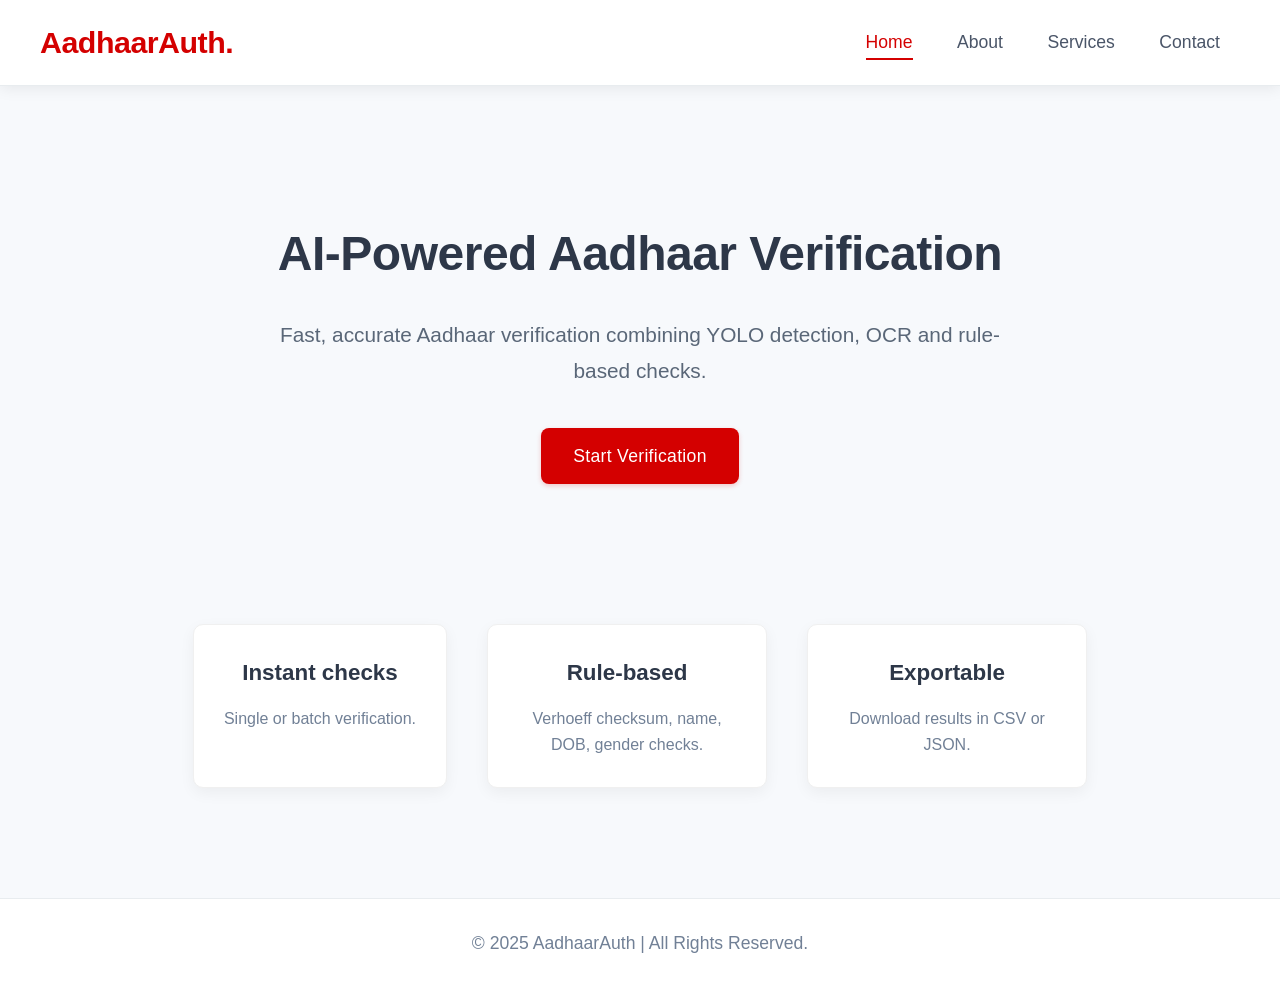
<file: frontend/index.html>
<!DOCTYPE html>
<html lang="en">

<head>
    <meta charset="UTF-8" />
    <meta name="viewport" content="width=device-width, initial-scale=1.0" />
    <title>AadhaarAuth - Home</title>
    <link rel="stylesheet" href="css/style.css" />
</head>

<body>
    <header>
        <h1 class="logo">AadhaarAuth.</h1>
        <nav>
            <a href="index.html" class="active">Home</a>
            <a href="about.html">About</a>
            <a href="services.html">Services</a>
            <a href="contact.html">Contact</a>
        </nav>
    </header>

    <main class="main-content">
        <section class="hero">
            <h2>AI-Powered Aadhaar Verification</h2>
            <p>Fast, accurate Aadhaar verification combining YOLO detection, OCR and rule-based checks.</p>
            <a href="services.html" class="btn">Start Verification</a>

        </section>

        <section class="features">
            <div>
                <h3>Instant checks</h3>
                <p>Single or batch verification.</p>
            </div>
            <div>
                <h3>Rule-based</h3>
                <p>Verhoeff checksum, name, DOB, gender checks.</p>
            </div>
            <div>
                <h3>Exportable</h3>
                <p>Download results in CSV or JSON.</p>
            </div>
        </section>
    </main>

    <footer>
        <p>© 2025 AadhaarAuth | All Rights Reserved.</p>
    </footer>

</body>

</html>
</file>
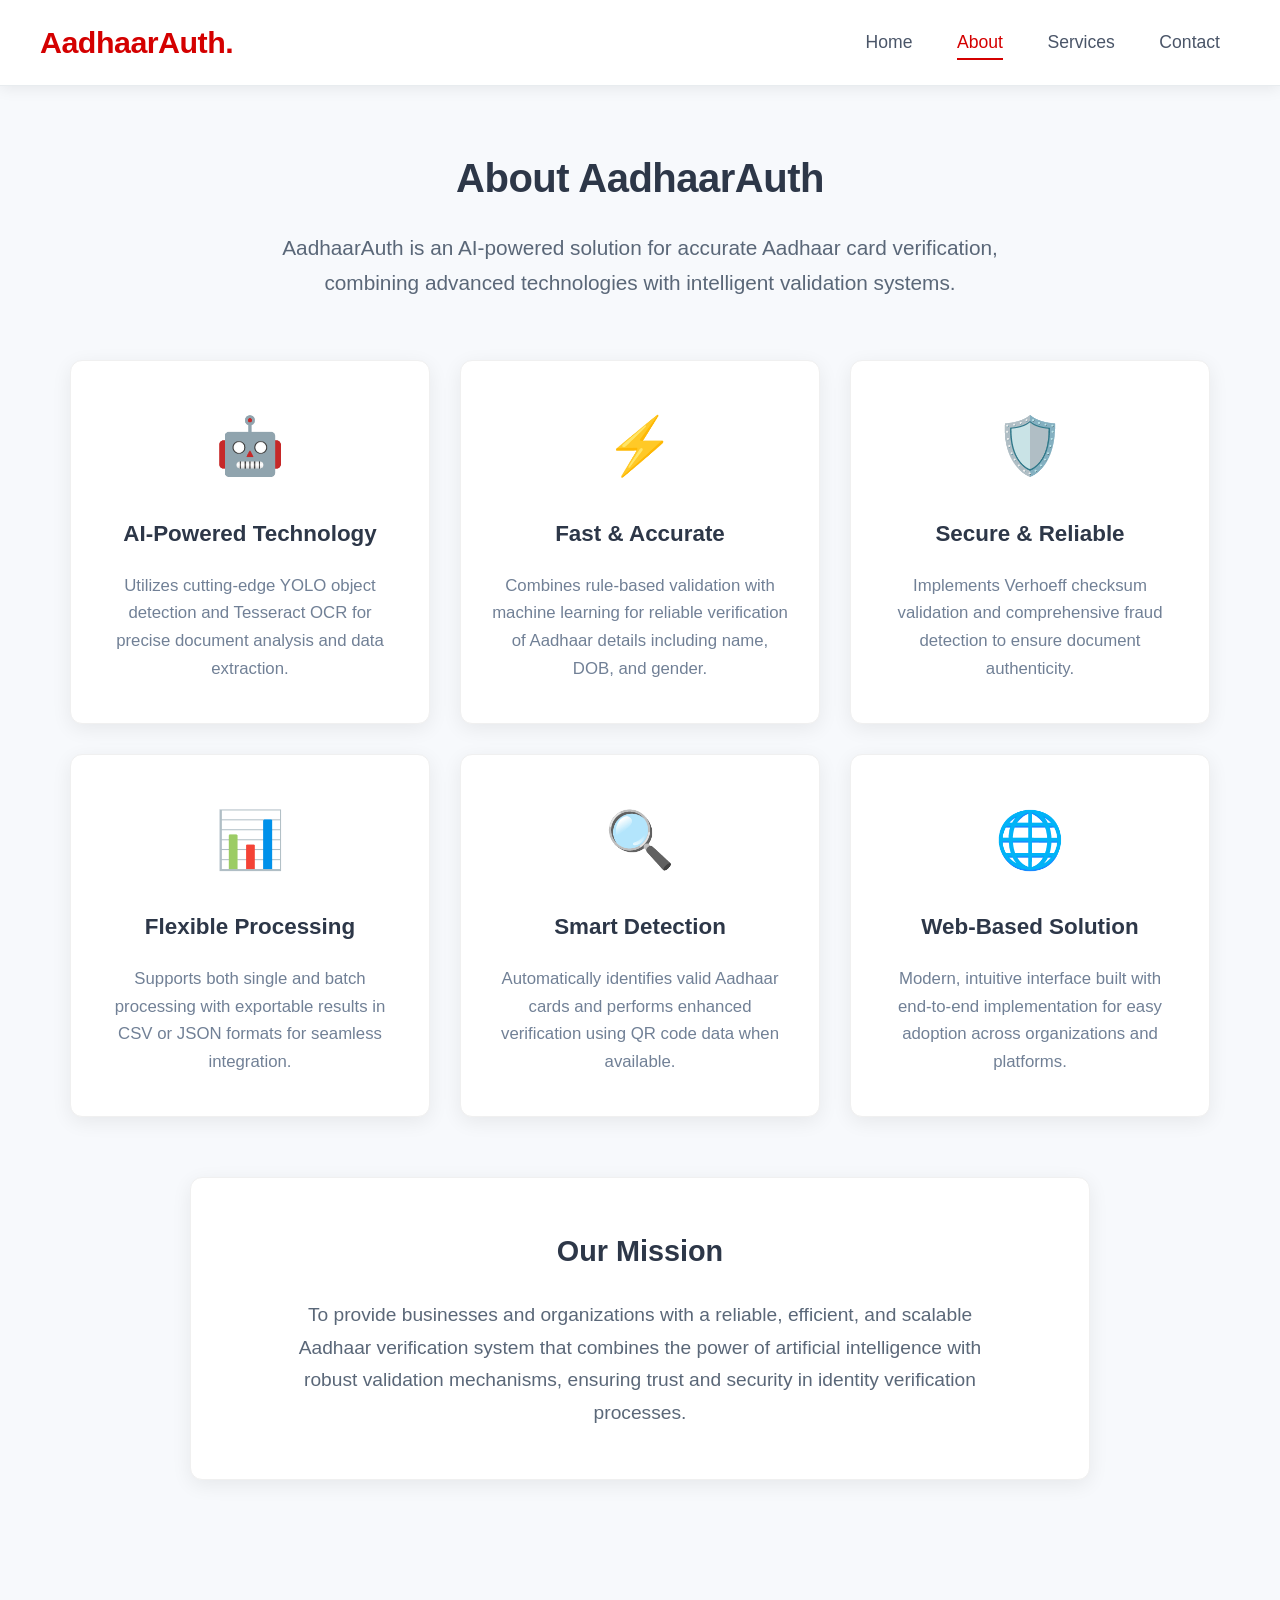
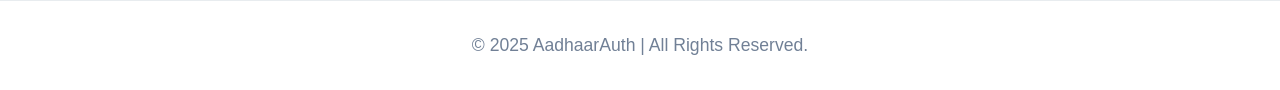
<file: frontend/about.html>
<!DOCTYPE html>
<html lang="en">

<head>
    <meta charset="UTF-8" />
    <meta name="viewport" content="width=device-width, initial-scale=1.0" />
    <title>About - AadhaarAuth</title>
    <link rel="stylesheet" href="css/style.css" />
</head>

<body>
    <header>
        <h1 class="logo">AadhaarAuth.</h1>
        <nav>
            <a href="index.html">Home</a>
            <a href="about.html" class="active">About</a>
            <a href="services.html">Services</a>
            <a href="contact.html">Contact</a>
        </nav>
    </header>

    <section class="about">
        <h2>About AadhaarAuth</h2>
        <p class="about-intro">
            AadhaarAuth is an AI-powered solution for accurate Aadhaar card verification,
            combining advanced technologies with intelligent validation systems.
        </p>

        <div class="about-cards">
            <div class="about-card">
                <div class="card-icon">🤖</div>
                <h3>AI-Powered Technology</h3>
                <p>Utilizes cutting-edge YOLO object detection and Tesseract OCR for precise document analysis and data
                    extraction.</p>
            </div>

            <div class="about-card">
                <div class="card-icon">⚡</div>
                <h3>Fast & Accurate</h3>
                <p>Combines rule-based validation with machine learning for reliable verification of Aadhaar details
                    including name, DOB, and gender.</p>
            </div>

            <div class="about-card">
                <div class="card-icon">🛡️</div>
                <h3>Secure & Reliable</h3>
                <p>Implements Verhoeff checksum validation and comprehensive fraud detection to ensure document
                    authenticity.</p>
            </div>

            <div class="about-card">
                <div class="card-icon">📊</div>
                <h3>Flexible Processing</h3>
                <p>Supports both single and batch processing with exportable results in CSV or JSON formats for seamless
                    integration.</p>
            </div>

            <div class="about-card">
                <div class="card-icon">🔍</div>
                <h3>Smart Detection</h3>
                <p>Automatically identifies valid Aadhaar cards and performs enhanced verification using QR code data
                    when available.</p>
            </div>

            <div class="about-card">
                <div class="card-icon">🌐</div>
                <h3>Web-Based Solution</h3>
                <p>Modern, intuitive interface built with end-to-end implementation for easy adoption across
                    organizations and platforms.</p>
            </div>
        </div>

        <div class="about-mission">
            <h3>Our Mission</h3>
            <p>
                To provide businesses and organizations with a reliable, efficient, and scalable Aadhaar verification
                system that combines the power of artificial intelligence with robust validation mechanisms, ensuring
                trust and security in identity verification processes.
            </p>
        </div>
    </section>

    <footer>
        <p>© 2025 AadhaarAuth | All Rights Reserved.</p>
    </footer>
</body>

</html>
</file>
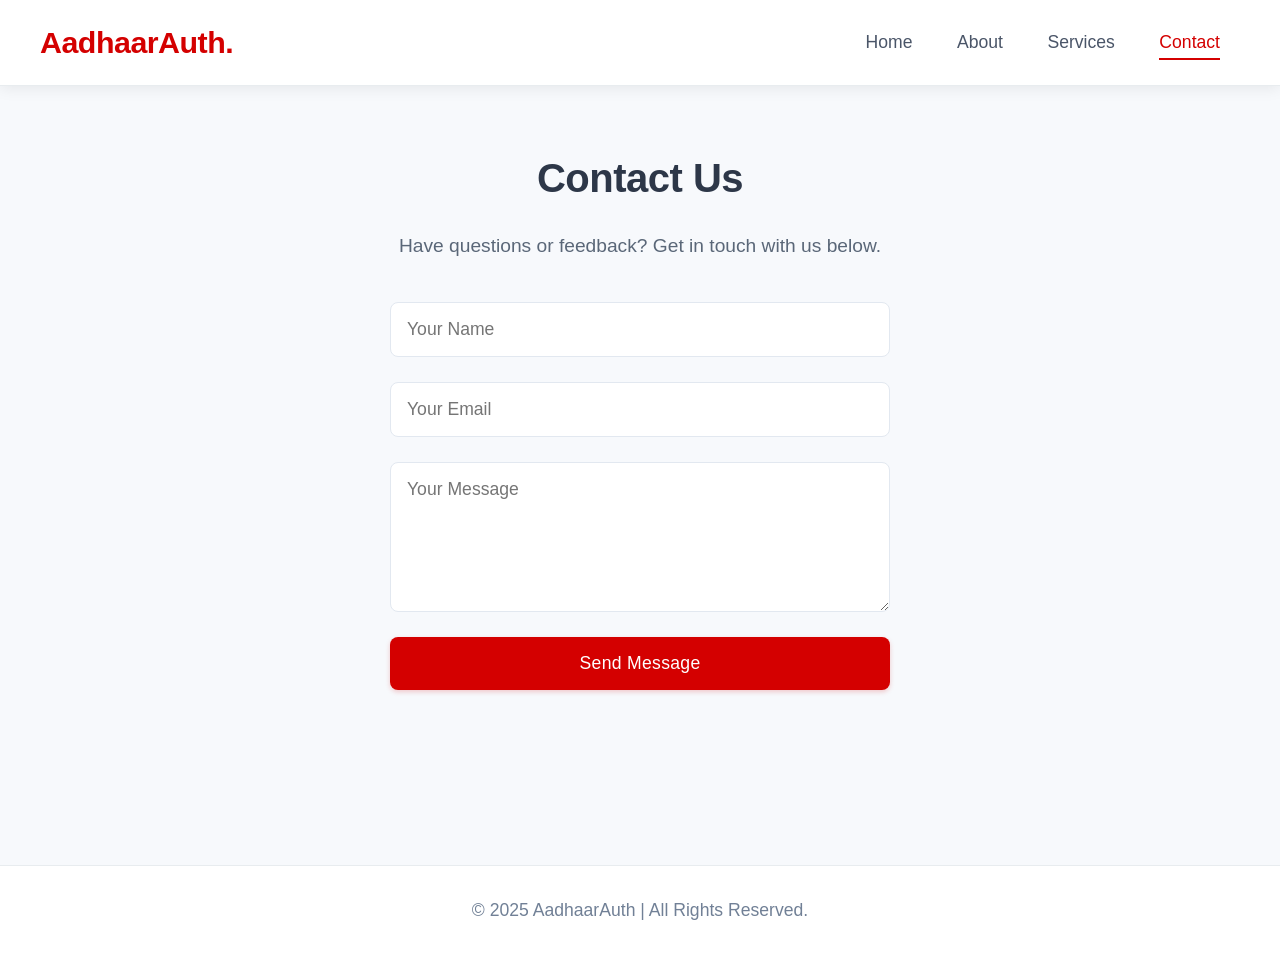
<file: frontend/contact.html>
<!DOCTYPE html>
<html lang="en">

<head>
    <meta charset="UTF-8" />
    <meta name="viewport" content="width=device-width, initial-scale=1.0" />
    <title>Contact - AadhaarAuth</title>
    <link rel="stylesheet" href="css/style.css" />
</head>

<body>
    <header>
        <h1 class="logo">AadhaarAuth.</h1>
        <nav>
            <a href="index.html">Home</a>
            <a href="about.html">About</a>
            <a href="services.html">Services</a>
            <a href="contact.html" class="active">Contact</a>
        </nav>
    </header>

    <section class="contact">
        <h2>Contact Us</h2>
        <p>Have questions or feedback? Get in touch with us below.</p>

        <form id="contactForm">
            <input type="text" id="name" placeholder="Your Name" required />
            <input type="email" id="email" placeholder="Your Email" required />
            <textarea id="message" placeholder="Your Message" required></textarea>
            <button type="submit">Send Message</button>
        </form>

        <div id="formResponse"></div>
    </section>

    <footer>
        <p>© 2025 AadhaarAuth | All Rights Reserved.</p>
    </footer>

    <script src="js/script.js"></script>
</body>

</html>
</file>
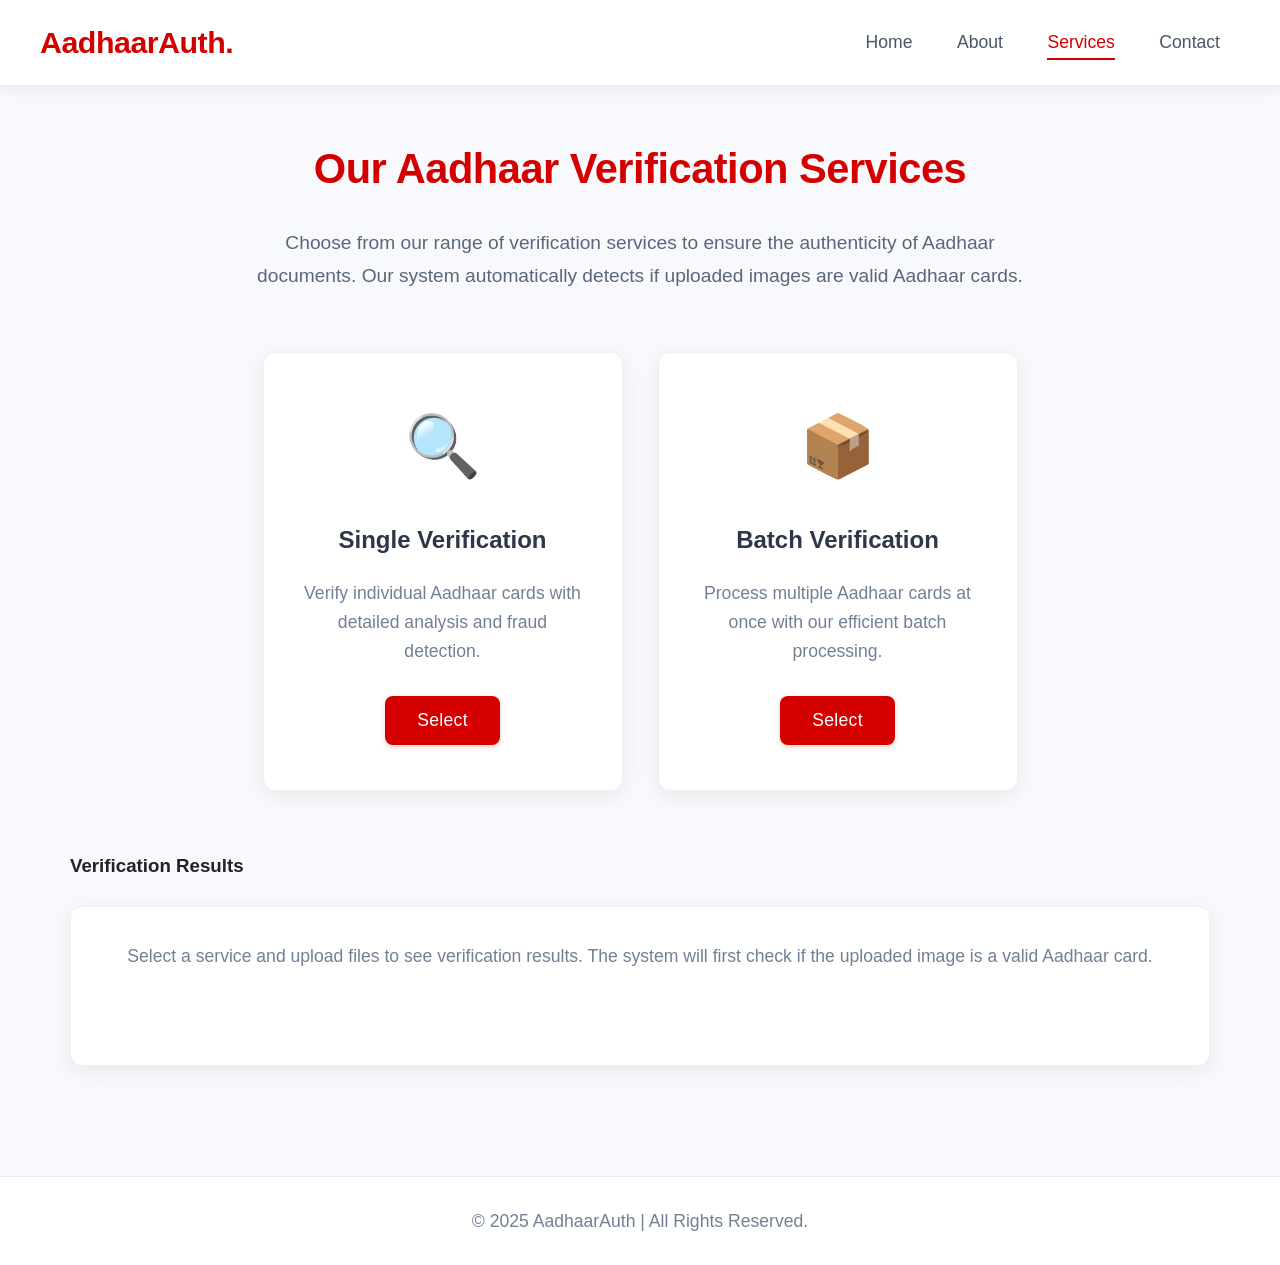
<file: frontend/services.html>
<!DOCTYPE html>
<html lang="en">

<head>
    <meta charset="UTF-8" />
    <meta name="viewport" content="width=device-width, initial-scale=1.0" />
    <title>Services - AadhaarAuth</title>
    <link rel="stylesheet" href="css/style.css">
</head>

<body>
    <header>
        <h1 class="logo">AadhaarAuth.</h1>
        <nav>
            <a href="index.html">Home</a>
            <a href="about.html">About</a>
            <a href="services.html" class="active">Services</a>
            <a href="contact.html">Contact</a>
        </nav>
    </header>

    <main class="main-content">
        <section class="services-intro">
            <h2>Our Aadhaar Verification Services</h2>
            <p>Choose from our range of verification services to ensure the authenticity of Aadhaar documents. Our
                system automatically detects if uploaded images are valid Aadhaar cards.</p>
        </section>

        <div class="service-cards">
            <div class="service-card" data-service="single">
                <div class="service-icon">🔍</div>
                <h3>Single Verification</h3>
                <p>Verify individual Aadhaar cards with detailed analysis and fraud detection.</p>
                <button class="btn">Select</button>
            </div>

            <div class="service-card" data-service="batch">
                <div class="service-icon">📦</div>
                <h3>Batch Verification</h3>
                <p>Process multiple Aadhaar cards at once with our efficient batch processing.</p>
                <button class="btn">Select</button>
            </div>

        </div>

        <!-- Upload section hidden initially -->
        <section class="upload-section" id="uploadSection" style="display: none;">
            <h3 id="uploadTitle">Single Aadhaar Verification</h3>
            <p id="uploadDescription">Upload Aadhaar card images for verification. Our system automatically detects if
                the uploaded image is actually an Aadhaar card.</p>

            <div class="service-buttons">
                <button id="singleBtn" class="btn active">Single Verification</button>
                <button id="batchBtn" class="btn">Batch Verification</button>
            </div>

            <form id="verifyForm">
                <div id="singleUpload">
                    <div class="form-group">
                        <label for="front">Aadhaar Front Image (JPG/PNG) *</label>
                        <input type="file" id="front" name="front" accept=".jpg,.jpeg,.png" required />
                        <p class="note">Upload a clear image of the front side of Aadhaar card containing photo, name,
                            and Aadhaar number</p>
                    </div>
                    <div class="form-group">
                        <label for="back">Aadhaar Back Image (Optional)</label>
                        <input type="file" id="back" name="back" accept=".jpg,.jpeg,.png" />
                        <p class="note">Back side contains QR code and address (helps in enhanced verification)</p>
                    </div>
                </div>

                <div id="batchUpload" style="display:none;">
                    <div class="form-group">
                        <label for="zip">Batch ZIP File (Contains multiple Aadhaar images) *</label>
                        <input type="file" id="zip" name="zip" accept=".zip" />
                    </div>
                    <p class="note">Upload a single ZIP file containing all images for batch processing. Each image will
                        be checked if it's a valid Aadhaar card.</p>
                </div>

                <div class="form-group" id="qrCheckboxContainer">
                    <label>
                        <input type="checkbox" name="qr" value="true" unchecked>
                        Enable QR Code Check (if available)
                    </label>
                    <p class="note">Performs enhanced verification using Secure QR code data when available</p>
                </div>

                <button type="submit" class="btn">Run Verification</button>
            </form>

            <div class="loader" id="loadingSpinner"></div>
        </section>

        <h3 style="margin-top: 40px;">Verification Results</h3>

        <div id="verificationResults" class="result-container">
            <p id="defaultResultMessage">Select a service and upload files to see verification results. The system will
                first check if the uploaded image is a valid Aadhaar card.</p>
        </div>
    </main>

    <div id="resultModal" class="modal">
        <div class="modal-content-wrapper">
            <span class="close-btn" id="closeModal">&times;</span>
            <div id="modalContent"></div>
        </div>
    </div>

    <footer>
        <p>© 2025 AadhaarAuth | All Rights Reserved.</p>
    </footer>

    <script src="js/script.js"></script>
</body>

</html>
</file>
<file: frontend/css/style.css>
/* Reset and Base Styles */
* {
    margin: 0;
    padding: 0;
    box-sizing: border-box;
}

body {
    font-family: 'Segoe UI', Tahoma, Geneva, Verdana, sans-serif;
    margin: 0;
    background: #f7f9fc;
    color: #222;
    line-height: 1.6;
    font-weight: 400;
}

/* Header Styles */
header {
    background: #fff;
    padding: 18px 40px;
    display: flex;
    justify-content: space-between;
    align-items: center;
    border-bottom: 1px solid #e8ecef;
    box-shadow: 0 2px 15px rgba(0, 0, 0, 0.08);
    position: sticky;
    top: 0;
    z-index: 100;
}

.logo {
    font-weight: 700;
    font-size: 1.9em;
    color: #d40000;
    letter-spacing: -0.5px;
}

nav a {
    margin: 0 20px;
    text-decoration: none;
    color: #4a5568;
    font-weight: 500;
    font-size: 1.1em;
    transition: all 0.3s ease;
    padding: 8px 0;
    position: relative;
}

nav a::after {
    content: '';
    position: absolute;
    width: 0;
    height: 2px;
    bottom: 0;
    left: 0;
    background-color: #d40000;
    transition: width 0.3s ease;
}

nav a.active, nav a:hover {
    color: #d40000;
}

nav a.active::after, nav a:hover::after {
    width: 100%;
}

/* Main Content Styles */
.main-content {
    padding: 50px 30px;
    max-width: 1200px;
    margin: 0 auto;
}

.services-intro {
    text-align: center;
    margin-bottom: 60px;
    padding: 0 20px;
}

.services-intro h2 {
    font-size: 2.6em;
    margin-bottom: 25px;
    color: #d40000;
    font-weight: 600;
    letter-spacing: -0.5px;
}

.services-intro p {
    font-size: 1.2em;
    color: #5a6778;
    max-width: 800px;
    margin: 0 auto;
    line-height: 1.7;
}

/* Service Cards */
.service-cards {
    display: flex;
    justify-content: center;
    gap: 35px;
    margin-bottom: 60px;
    flex-wrap: wrap;
}

.service-card {
    background: white;
    padding: 45px 35px;
    border-radius: 12px;
    box-shadow: 0 5px 20px rgba(0,0,0,0.07);
    text-align: center;
    width: 360px;
    transition: all 0.3s ease;
    border: 1px solid #f0f0f0;
    position: relative;
    overflow: hidden;
}

.service-card::before {
    content: '';
    position: absolute;
    top: 0;
    left: 0;
    width: 100%;
    height: 4px;
    background: linear-gradient(90deg, #d40000, #ff0000);
    transform: scaleX(0);
    transform-origin: left;
    transition: transform 0.3s ease;
}

.service-card:hover::before {
    transform: scaleX(1);
}

.service-card:hover {
    transform: translateY(-8px);
    box-shadow: 0 12px 30px rgba(0,0,0,0.12);
    border-color: #ffe6e6;
}

.service-icon {
    font-size: 3.8em;
    margin-bottom: 25px;
    display: block;
}

.service-card h3 {
    color: #2d3748;
    margin-bottom: 20px;
    font-size: 1.5em;
    font-weight: 600;
}

.service-card p {
    color: #718096;
    margin-bottom: 30px;
    font-size: 1.1em;
    line-height: 1.65;
}

/* Button Styles */
.btn {
    display: inline-block;
    padding: 14px 32px;
    background: #d40000;
    color: white;
    text-decoration: none;
    border-radius: 8px;
    border: none;
    cursor: pointer;
    transition: all 0.3s ease;
    font-size: 1.1em;
    font-weight: 500;
    letter-spacing: 0.3px;
    box-shadow: 0 2px 5px rgba(212, 0, 0, 0.2);
}

.btn:hover {
    background: #b30000;
    transform: translateY(-2px);
    box-shadow: 0 4px 10px rgba(212, 0, 0, 0.3);
}

.btn.active {
    background: #990000;
    transform: translateY(-2px);
    box-shadow: 0 4px 10px rgba(212, 0, 0, 0.3);
}

/* Upload Section */
.upload-section {
    background: white;
    padding: 45px;
    border-radius: 12px;
    box-shadow: 0 5px 20px rgba(0,0,0,0.07);
    margin-bottom: 45px;
    border: 1px solid #f0f0f0;
}

.upload-section h3 {
    color: #2d3748;
    margin-bottom: 18px;
    font-size: 1.8em;
    font-weight: 600;
}

.upload-section > p {
    color: #5a6778;
    font-size: 1.1em;
    margin-bottom: 35px;
    line-height: 1.7;
}

.service-buttons {
    margin: 35px 0;
    text-align: center;
}

.service-buttons button {
    margin: 0 15px;
    padding: 16px 38px;
    border: none;
    background: #d40000;
    color: white;
    border-radius: 8px;
    cursor: pointer;
    transition: all 0.3s ease;
    font-size: 1.1em;
    font-weight: 500;
    letter-spacing: 0.3px;
    box-shadow: 0 2px 5px rgba(212, 0, 0, 0.2);
}

.service-buttons button:hover {
    background: #b30000;
    transform: translateY(-2px);
    box-shadow: 0 4px 10px rgba(212, 0, 0, 0.3);
}

.service-buttons button.active {
    background: #990000;
    transform: translateY(-2px);
    box-shadow: 0 4px 10px rgba(212, 0, 0, 0.3);
}

/* Form Styles */
form {
    margin-top: 35px;
}

.form-group {
    margin-bottom: 28px;
}

.form-group label {
    display: block;
    margin-bottom: 10px;
    font-weight: 600;
    color: #2d3748;
    font-size: 1.1em;
}

.form-group input[type="file"] {
    width: 100%;
    padding: 14px;
    border: 1.5px solid #e2e8f0;
    border-radius: 8px;
    background: #f9f9f9;
    transition: all 0.3s ease;
    font-size: 1em;
}

.form-group input[type="file"]:focus {
    border-color: #d40000;
    outline: none;
    box-shadow: 0 0 0 3px rgba(212, 0, 0, 0.1);
    background: white;
}

.form-group input[type="checkbox"] {
    margin-right: 12px;
    transform: scale(1.3);
}

#qrCheckboxContainer label {
    display: flex;
    align-items: center;
    font-weight: 500;
    cursor: pointer;
    font-size: 1.1em;
    color: #4a5568;
}

.note {
    font-size: 0.95em;
    color: #718096;
    margin-top: 10px;
    line-height: 1.5;
    font-style: normal;
}

/* Upload Containers */
#singleUpload, #batchUpload {
    margin: 30px 0;
    padding: 25px;
    background: #f9fafb;
    border-radius: 10px;
    border: 1px solid #e2e8f0;
}

/* Result Container */
.result-container {
    background: white;
    padding: 35px;
    border-radius: 12px;
    box-shadow: 0 5px 20px rgba(0,0,0,0.07);
    min-height: 160px;
    margin-top: 25px;
    border: 1px solid #f0f0f0;
}

#defaultResultMessage {
    color: #718096;
    text-align: center;
    font-size: 1.1em;
    line-height: 1.7;
}

/* Modal Styles */
.modal {
    display: none;
    position: fixed;
    z-index: 1000;
    left: 0;
    top: 0;
    width: 100%;
    height: 100%;
    background-color: rgba(0,0,0,0.5);
    backdrop-filter: blur(8px);
}

.modal-content-wrapper {
    background-color: white;
    margin: 5% auto;
    padding: 35px;
    border-radius: 12px;
    width: 90%;
    max-width: 600px;
    position: relative;
    box-shadow: 0 15px 40px rgba(0,0,0,0.15);
    border: 1px solid #f0f0f0;
}

.close-btn {
    position: absolute;
    right: 20px;
    top: 15px;
    font-size: 30px;
    font-weight: 300;
    cursor: pointer;
    color: #a0aec0;
    transition: color 0.3s ease;
    line-height: 1;
}

.close-btn:hover {
    color: #4a5568;
}

/* Loader */
.loader {
    border: 4px solid #f3f3f3;
    border-top: 4px solid #d40000;
    border-radius: 50%;
    width: 50px;
    height: 50px;
    animation: spin 1s linear infinite;
    margin: 30px auto;
    display: none;
}

@keyframes spin {
    0% { transform: rotate(0deg); }
    100% { transform: rotate(360deg); }
}

/* Footer */
footer {
    background: #fff;
    text-align: center;
    padding: 30px;
    border-top: 1px solid #e8ecef;
    margin-top: 60px;
    color: #718096;
}

footer p {
    font-size: 1.1em;
}

/* Homepage Styles */
.hero {
    text-align: center;
    padding: 80px 20px;
    max-width: 800px;
    margin: 0 auto;
}

.hero h2 {
    font-size: 3em;
    margin-bottom: 25px;
    color: #2d3748;
    font-weight: 600;
    letter-spacing: -0.5px;
}

.hero p {
    font-size: 1.3em;
    color: #5a6778;
    margin-bottom: 40px;
    line-height: 1.7;
}

.features {
    display: flex;
    justify-content: center;
    gap: 40px;
    margin-top: 60px;
    flex-wrap: wrap;
}

.features div {
    text-align: center;
    max-width: 280px;
    padding: 30px;
    border-radius: 10px;
    background: white;
    box-shadow: 0 5px 15px rgba(0,0,0,0.05);
    border: 1px solid #f0f0f0;
    transition: transform 0.3s ease;
}

.features div:hover {
    transform: translateY(-5px);
}

.features h3 {
    color: #2d3748;
    margin-bottom: 15px;
    font-size: 1.4em;
    font-weight: 600;
}

.features p {
    color: #718096;
    line-height: 1.6;
}

/* About Page Styles */
.about {
    max-width: 1200px;
    margin: 0 auto;
    padding: 60px 30px;
}

.about h2 {
    font-size: 2.5em;
    margin-bottom: 20px;
    color: #2d3748;
    font-weight: 600;
    text-align: center;
    letter-spacing: -0.5px;
}

.about-intro {
    font-size: 1.3em;
    color: #5a6778;
    margin-bottom: 60px;
    line-height: 1.7;
    text-align: center;
    max-width: 800px;
    margin-left: auto;
    margin-right: auto;
}

/* About Cards Grid */
.about-cards {
    display: grid;
    grid-template-columns: repeat(auto-fit, minmax(350px, 1fr));
    gap: 30px;
    margin-bottom: 60px;
}

.about-card {
    background: white;
    padding: 40px 30px;
    border-radius: 12px;
    box-shadow: 0 5px 20px rgba(0,0,0,0.07);
    text-align: center;
    transition: all 0.3s ease;
    border: 1px solid #f0f0f0;
    position: relative;
    overflow: hidden;
}

.about-card::before {
    content: '';
    position: absolute;
    top: 0;
    left: 0;
    width: 100%;
    height: 4px;
    background: linear-gradient(90deg, #d40000, #ff0000);
    transform: scaleX(0);
    transform-origin: left;
    transition: transform 0.3s ease;
}

.about-card:hover::before {
    transform: scaleX(1);
}

.about-card:hover {
    transform: translateY(-8px);
    box-shadow: 0 12px 30px rgba(0,0,0,0.12);
    border-color: #ffe6e6;
}

.card-icon {
    font-size: 3.5em;
    margin-bottom: 25px;
    display: block;
}

.about-card h3 {
    color: #2d3748;
    margin-bottom: 20px;
    font-size: 1.4em;
    font-weight: 600;
}

.about-card p {
    color: #718096;
    line-height: 1.65;
    font-size: 1.05em;
}

/* Mission Section */
.about-mission {
    background: white;
    padding: 50px;
    border-radius: 12px;
    box-shadow: 0 5px 20px rgba(0,0,0,0.07);
    text-align: center;
    border: 1px solid #f0f0f0;
    max-width: 900px;
    margin: 0 auto;
}

.about-mission h3 {
    color: #2d3748;
    margin-bottom: 25px;
    font-size: 1.8em;
    font-weight: 600;
}

.about-mission p {
    color: #5a6778;
    font-size: 1.2em;
    line-height: 1.7;
    max-width: 700px;
    margin: 0 auto;
}

/* Responsive Design for About Section */
@media (max-width: 768px) {
    .about {
        padding: 40px 20px;
    }
    
    .about h2 {
        font-size: 2.2em;
    }
    
    .about-intro {
        font-size: 1.2em;
        margin-bottom: 40px;
    }
    
    .about-cards {
        grid-template-columns: 1fr;
        gap: 25px;
    }
    
    .about-card {
        padding: 30px 25px;
    }
    
    .card-icon {
        font-size: 3em;
        margin-bottom: 20px;
    }
    
    .about-mission {
        padding: 35px 25px;
    }
    
    .about-mission h3 {
        font-size: 1.6em;
    }
    
    .about-mission p {
        font-size: 1.1em;
    }
}

@media (max-width: 480px) {
    .about-cards {
        grid-template-columns: 1fr;
    }
    
    .about-card {
        padding: 25px 20px;
    }
    
    .about-mission {
        padding: 30px 20px;
    }
}

/* Contact Page Styles */
.contact {
    max-width: 700px;
    margin: 0 auto;
    padding: 60px 30px;
    text-align: center;
}

.contact h2 {
    font-size: 2.5em;
    margin-bottom: 20px;
    color: #2d3748;
    font-weight: 600;
    letter-spacing: -0.5px;
}

.contact > p {
    font-size: 1.2em;
    color: #5a6778;
    margin-bottom: 40px;
    line-height: 1.7;
}

#contactForm {
    display: flex;
    flex-direction: column;
    gap: 25px;
    max-width: 500px;
    margin: 0 auto;
}

#contactForm input,
#contactForm textarea {
    padding: 16px;
    border: 1.5px solid #e2e8f0;
    border-radius: 8px;
    font-size: 1.1em;
    transition: all 0.3s ease;
    font-family: inherit;
}

#contactForm input:focus,
#contactForm textarea:focus {
    border-color: #d40000;
    outline: none;
    box-shadow: 0 0 0 3px rgba(212, 0, 0, 0.1);
}

#contactForm textarea {
    min-height: 150px;
    resize: vertical;
}

#contactForm button {
    padding: 16px;
    background: #d40000;
    color: white;
    border: none;
    border-radius: 8px;
    font-size: 1.1em;
    font-weight: 500;
    cursor: pointer;
    transition: all 0.3s ease;
    letter-spacing: 0.3px;
    box-shadow: 0 2px 5px rgba(212, 0, 0, 0.2);
}

#contactForm button:hover {
    background: #b30000;
    transform: translateY(-2px);
    box-shadow: 0 4px 10px rgba(212, 0, 0, 0.3);
}

#formResponse {
    margin-top: 25px;
    padding: 15px;
    border-radius: 8px;
    font-weight: 500;
}

/* Responsive Design */
@media (max-width: 768px) {
    header {
        flex-direction: column;
        padding: 18px 25px;
    }
    
    nav {
        margin-top: 18px;
    }
    
    nav a {
        margin: 0 12px;
        font-size: 1em;
    }
    
    .service-cards {
        flex-direction: column;
        align-items: center;
        gap: 25px;
    }
    
    .service-card {
        width: 100%;
        max-width: 400px;
        padding: 35px 25px;
    }
    
    .service-buttons {
        display: flex;
        flex-direction: column;
        gap: 18px;
    }
    
    .service-buttons button {
        margin: 0;
    }
    
    .upload-section {
        padding: 30px;
    }
    
    .modal-content-wrapper {
        width: 95%;
        margin: 10% auto;
        padding: 30px;
    }
    
    .hero h2 {
        font-size: 2.3em;
    }
    
    .hero p {
        font-size: 1.2em;
    }
    
    .features {
        gap: 25px;
    }
    
    .features div {
        padding: 25px 20px;
    }
}

/* Additional utility classes */
.hidden {
    display: none !important;
}

.text-center {
    text-align: center;
}

.mt-20 {
    margin-top: 20px;
}

.mb-20 {
    margin-bottom: 20px;
}
/* Download Button Styles */
.download-options {
    display: flex;
    gap: 15px;
    margin-top: 20px;
    justify-content: center;
    flex-wrap: wrap;
}

.download-btn {
    display: inline-flex;
    align-items: center;
    gap: 8px;
    padding: 12px 24px;
    background: #28a745;
    color: white;
    text-decoration: none;
    border-radius: 8px;
    border: none;
    cursor: pointer;
    transition: all 0.3s ease;
    font-size: 1em;
    font-weight: 500;
}

.download-btn:hover {
    background: #218838;
    transform: translateY(-2px);
    box-shadow: 0 4px 12px rgba(40, 167, 69, 0.3);
}

.download-btn.json {
    background: #d40000;
}

.download-btn.json:hover {
    background: #b30000;
    box-shadow: 0 4px 12px rgba(212, 0, 0, 0.3);
}

.download-btn.csv {
    background: #0078d4;
}

.download-btn.csv:hover {
    background: #006abc;
    box-shadow: 0 4px 12px rgba(0, 120, 212, 0.3);
}

/* Risk level indicators */
.risk-low {
    color: #28a745;
    font-weight: 600;
}

.risk-medium {
    color: #ffc107;
    font-weight: 600;
}

.risk-high {
    color: #dc3545;
    font-weight: 600;
}

.risk-tag {
    padding: 4px 12px;
    border-radius: 20px;
    font-size: 0.85em;
    font-weight: 600;
}

.risk-low-tag {
    background: rgba(40, 167, 69, 0.2);
    color: #28a745;
}

.risk-medium-tag {
    background: rgba(255, 193, 7, 0.2);
    color: #ffc107;
}

.risk-high-tag {
    background: rgba(220, 53, 69, 0.2);
    color: #dc3545;
}

/* Status badges */
.status-badge {
    padding: 4px 8px;
    border-radius: 4px;
    font-size: 0.8em;
    font-weight: 600;
}

.status-valid {
    background: rgba(40, 167, 69, 0.2);
    color: #28a745;
}

.status-invalid {
    background: rgba(220, 53, 69, 0.2);
    color: #dc3545;
}

.status-warning {
    background: rgba(255, 193, 7, 0.2);
    color: #ffc107;
}
</file>
